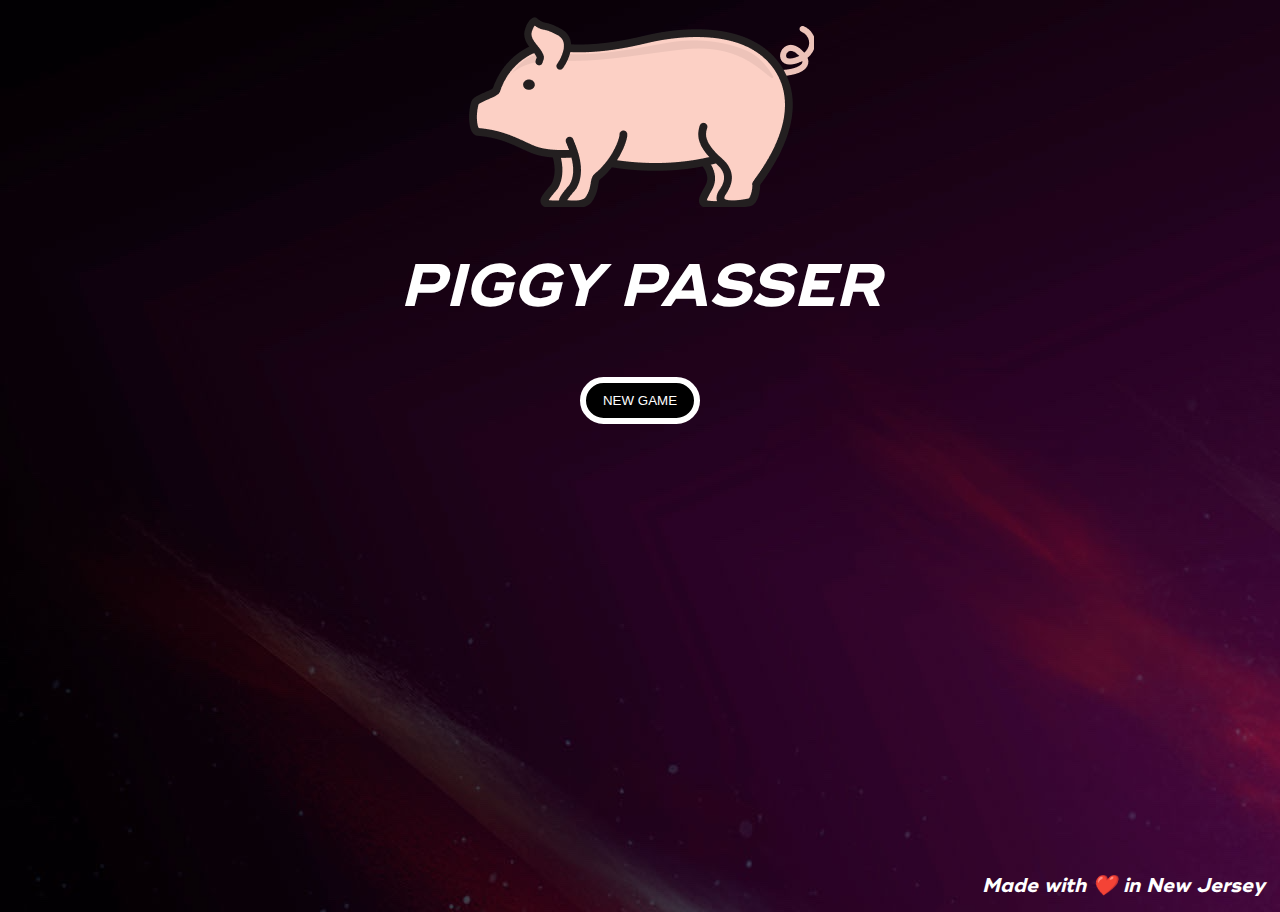
<file: index.html>
<!DOCTYPE html>
<html lang="en-US">

<html prefix="og: https://ogp.me/ns#">

<head>

<script async src="https://pagead2.googlesyndication.com/pagead/js/adsbygoogle.js?client=ca-pub-4664371693742544"
     crossorigin="anonymous"></script>

	<!-- Matomo -->
	<script>
		var _paq = window._paq = window._paq || [];
		/* tracker methods like "setCustomDimension" should be called before "trackPageView" */
		_paq.push(['trackPageView']);
		_paq.push(['enableLinkTracking']);
		(function () {
			var u = "//matomo.neher.casa/";
			_paq.push(['setTrackerUrl', u + 'matomo.php']);
			_paq.push(['setSiteId', '5']);
			var d = document, g = d.createElement('script'), s = d.getElementsByTagName('script')[0];
			g.async = true; g.src = u + 'matomo.js'; s.parentNode.insertBefore(g, s);
		})();
	</script>
	<!-- End Matomo Code -->

	<!-- Google tag (gtag.js) -->
	<script async src="https://www.googletagmanager.com/gtag/js?id=G-8218RE7MWW"></script>
	<script>
		window.dataLayer = window.dataLayer || [];
		function gtag() { dataLayer.push(arguments); }
		gtag('js', new Date());

		gtag('config', 'G-8218RE7MWW');
	</script>
	<meta charset="UTF-8" />
	<meta content="IE=Edge" http-equiv="X-UA-Compatible">
	<meta id="viewport" name="viewport"
		content="width=device-width, initial-scale=1, minimum-scale=1, maximum-scale=1, viewport-fit=cover, user-scalable=no">
	<meta name="msvalidate.01" content="4A5A1F6568B5162A731044FB5308F919" />

	<!-- Google Tag Manager -->
	<script>(function (w, d, s, l, i) {
			w[l] = w[l] || []; w[l].push({
				'gtm.start':
					new Date().getTime(), event: 'gtm.js'
			}); var f = d.getElementsByTagName(s)[0],
				j = d.createElement(s), dl = l != 'dataLayer' ? '&l=' + l : ''; j.async = true; j.src =
					'https://www.googletagmanager.com/gtm.js?id=' + i + dl; f.parentNode.insertBefore(j, f);
		})(window, document, 'script', 'dataLayer', 'GTM-NTFVXVKK');</script>
	<!-- End Google Tag Manager -->

	<meta name="application-name" content="PiggyPasser" />
	<meta name="apple-itunes-app" content="app-id=1671457267">
	<meta name="apple-mobile-web-app-title" content="PiggyPasser" />
	<meta name="apple-mobile-web-app-capable" content="yes" />
	<meta name="mobile-web-app-capable" content="yes" />
	<meta name="apple-mobile-web-app-status-bar-style" content="black" />

	<meta property="og:title" content="PiggyPasser" />
	<meta property="og:url" content="https://www.piggypasser.org" />
	<meta property="og:type" content="website" />
	<meta property="og:image" content="assets/piggypasser-by-nds-header.png" />

	<link rel="canonical" href="https://piggypasser.org" />

	<link rel="apple-touch-icon" href="assets/img-pig.png" />
	<meta name="description" content="PiggyPasser is the responsive browser-based webapp for scorekeeping, game accounting during play, gameplay record keeping, and making any swine dice game easier to play with no limits on how many players can play!" />
	<meta name="keywords" content="keyword1, keyword2,nsw-993298pdwcv1b7rzsxinltjuxoi0b9rir67tddkxfpve0fib8h8fpa9csb64dv35xuhvx7e8ihzx4bog-y29cxikvishmnaj5yzq78x11mntbep-iqntxo9cqnqe2phw" />

	<title>PiggyPasser</title>

	<link rel="stylesheet" href="style.css" />

</head>

<body>
	<!-- Google Tag Manager (noscript) -->
	<noscript><iframe src="https://www.googletagmanager.com/ns.html?id=GTM-NTFVXVKK" height="0" width="0"
			style="display:none;visibility:hidden"></iframe></noscript>
	<!-- End Google Tag Manager (noscript) -->

	<div id="pig">
		<img src="assets/img-header-pig.png" />
	</div>
	<div id="wrapper">
		<div id="title"><i>Piggy Passer</i></div>
		<div id="buttons">
			<button id="pill-button" onclick="window.location.href='addplayers.html';" value="addplayers">
				New Game
			</button>
			<!-- <button id="tim-button" onclick="window.location.href='assets/leaning-tim.JPG';" value="leaning-tim">
				Leaning Tim
			</button> -->
		</div>

	</div>


</body>

<footer>

	<div id="byline">

		<p><a href="https://www.neherdata.com/"><i>Made with ❤️ in New Jersey</i></a></p>

	</div>

</footer>

</html>
</file>
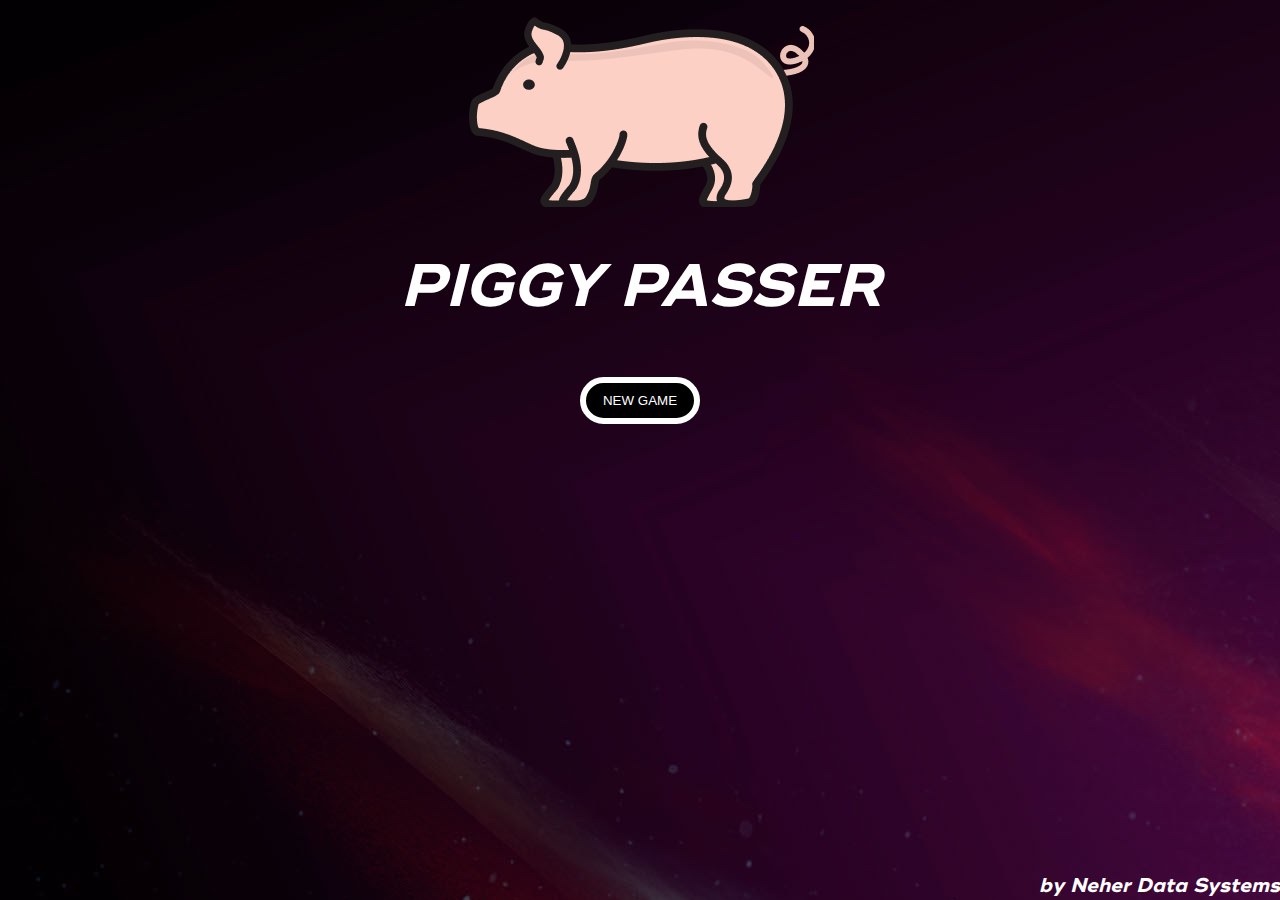
<file: src/index.html>
<!DOCTYPE html>
<html lang="en-US">

<html prefix="og: https://ogp.me/ns#">

<head>
	<meta charset="UTF-8" />
	<meta content="IE=Edge" http-equiv="X-UA-Compatible">
	<meta id="viewport" name="viewport"
		content="width=device-width, initial-scale=1, minimum-scale=1, maximum-scale=1, viewport-fit=cover">
	<meta name="application-name" content="PiggyPasser" />
	<meta name="apple-itunes-app" content="app-id=1671457267">
	<meta name="apple-mobile-web-app-title" content="PiggyPasser" />
	<meta name="apple-mobile-web-app-capable" content="yes" />
	<meta name="mobile-web-app-capable" content="yes" />
	<meta name="apple-mobile-web-app-status-bar-style" content="black" />
	<meta property="og:title" content="PiggyPasser" />
	<meta property="og:url" content="https://www.piggypasser.org" />
	<meta property="og:type" content="website" />
	<meta property="og:image" content="assets/piggypasser-by-nds-header.png" />
	<link rel="apple-touch-icon" href="assets/img-pig.png" />
	<title>NDS PiggyPasser</title>
	<link rel="stylesheet" href="style.css" />
</head>

<body>
	<div id="pig">
		<img src="assets/img-header-pig.png" />
	</div>
	<div id="wrapper">
		<div id="title"><i>Piggy Passer</i></div>
		<div id="buttons">
			<button id="pill-button" onclick="window.location.href='addplayers.html';" value="addplayers">
				New Game
			</button>
			<!-- <button id="tim-button" onclick="window.location.href='assets/leaning-tim.JPG';" value="leaning-tim">
				Leaning Tim
			</button> -->
		</div>

	</div>


</body>

<footer>

	<div id="byline">

		<p><i> by Neher Data Systems </i></p>

	</div>

</footer>

</html>
</file>
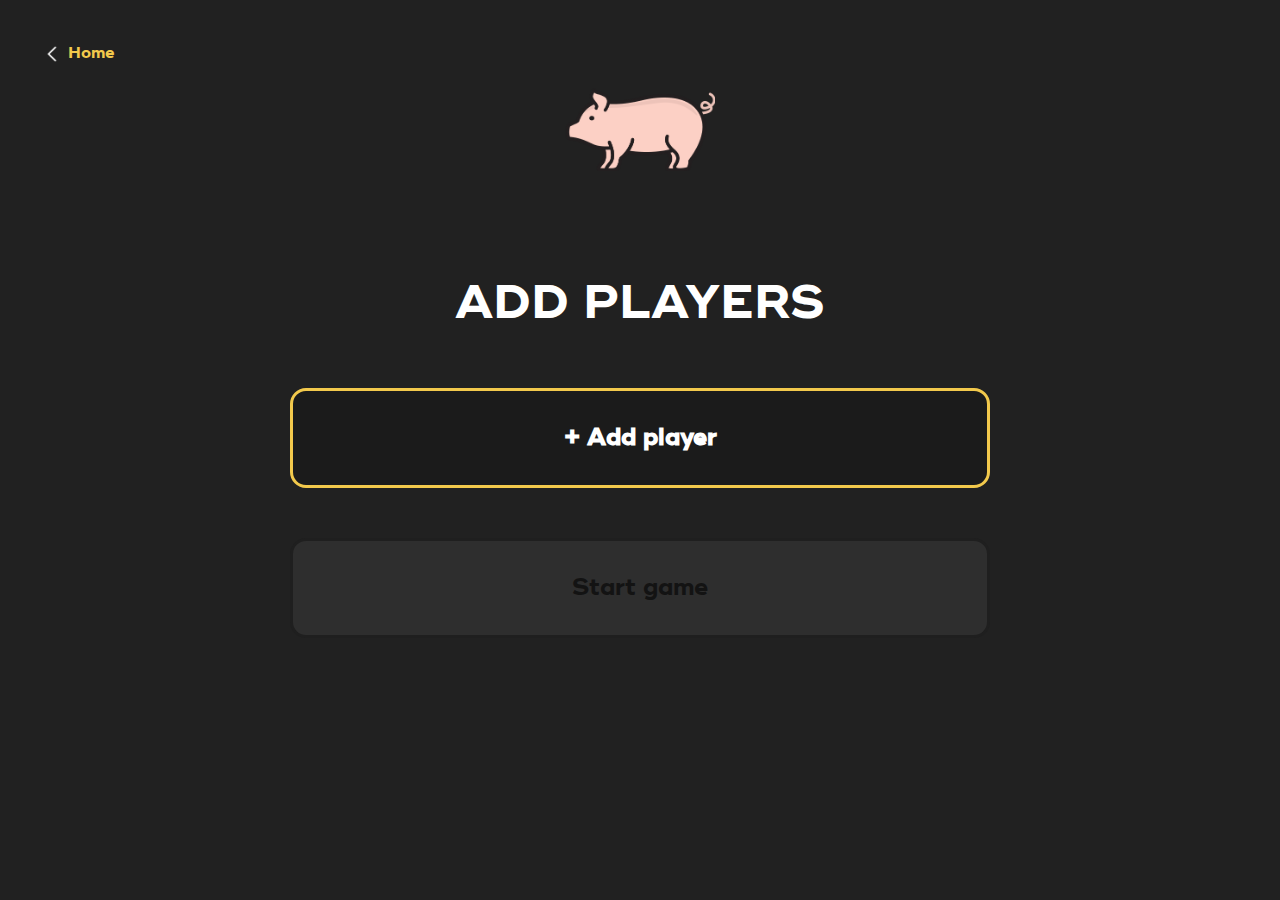
<file: addplayers.html>
<!DOCTYPE html>
<html lang="en-US">

<head>
	<!-- Matomo -->
	<script>
		var _paq = window._paq = window._paq || [];
		/* tracker methods like "setCustomDimension" should be called before "trackPageView" */
		_paq.push(['trackPageView']);
		_paq.push(['enableLinkTracking']);
		(function () {
			var u = "//matomo.neher.casa/";
			_paq.push(['setTrackerUrl', u + 'matomo.php']);
			_paq.push(['setSiteId', '5']);
			var d = document, g = d.createElement('script'), s = d.getElementsByTagName('script')[0];
			g.async = true; g.src = u + 'matomo.js'; s.parentNode.insertBefore(g, s);
		})();
	</script>
	<!-- End Matomo Code -->

	<!-- Google tag (gtag.js) -->
	<script async src="https://www.googletagmanager.com/gtag/js?id=G-8218RE7MWW"></script>
	<script>
		window.dataLayer = window.dataLayer || [];
		function gtag() { dataLayer.push(arguments); }
		gtag('js', new Date());

		gtag('config', 'G-8218RE7MWW');
	</script>

	<meta charset="UTF-8" />
	<meta content="IE=Edge" http-equiv="X-UA-Compatible">
	<meta name="viewport" content="user-scalable=no, width=device-width">
	<!-- Google Tag Manager -->
	<script>(function (w, d, s, l, i) {
			w[l] = w[l] || []; w[l].push({
				'gtm.start':
					new Date().getTime(), event: 'gtm.js'
			}); var f = d.getElementsByTagName(s)[0],
				j = d.createElement(s), dl = l != 'dataLayer' ? '&l=' + l : ''; j.async = true; j.src =
					'https://www.googletagmanager.com/gtm.js?id=' + i + dl; f.parentNode.insertBefore(j, f);
		})(window, document, 'script', 'dataLayer', 'GTM-NTFVXVKK');</script>
	<!-- End Google Tag Manager -->
	<meta name="application-name" content="PiggyPasser" />
	<meta name="apple-mobile-web-app-title" content="PiggyPasser" />
	<meta name="apple-mobile-web-app-capable" content="yes" />
	<meta name="mobile-web-app-capable" content="yes" />
	<meta name="apple-mobile-web-app-status-bar-style" content="black" />
	<link rel="apple-touch-icon" href="assets/1024.png" />
	<meta name="keywords"
		content="keyword1, keyword2,nsw-993298pdwcv1b7rzsxinltjuxoi0b9rir67tddkxfpve0fib8h8fpa9csb64dv35xuhvx7e8ihzx4bog-y29cxikvishmnaj5yzq78x11mntbep-iqntxo9cqnqe2phw" />
	<title class="title">Piggy Passer - Add Players</title>
	<link rel="stylesheet" href="addPlayers.css" />
</head>

<body>
	<!-- Google Tag Manager (noscript) -->
	<noscript><iframe src="https://www.googletagmanager.com/ns.html?id=GTM-NTFVXVKK" height="0" width="0"
			style="display:none;visibility:hidden"></iframe></noscript>
	<!-- End Google Tag Manager (noscript) -->

	<div id="header">
		<div id="home">
			<img src="assets/back_arrow.png" title="back_arrow"
				style="max-height: 16px; max-width: 16px; margin-right: 8px;" />
			<a href="index.html">Home</a>

		</div>
	</div>
	<div id="wrapper">
		<div id="pig">
			<img src="assets/img-header-pig.png" title="img-header-pig" style="max-width: 150px;">
		</div>
	</div>



	<div id="wrapper">
		<div>
			<p id="title">Add Players</p>
		</div>
		<form id="form" autocomplete="off"></form>
		<button id="addbtn" onclick="addInput()">+ Add player</button>
		<button class="main-btn" id="start" onclick="startGame(); go()" disabled="true">
			Start game
		</button>
	</div>
</body>
<script src="addPlayers.js"></script>

</html>
</file>
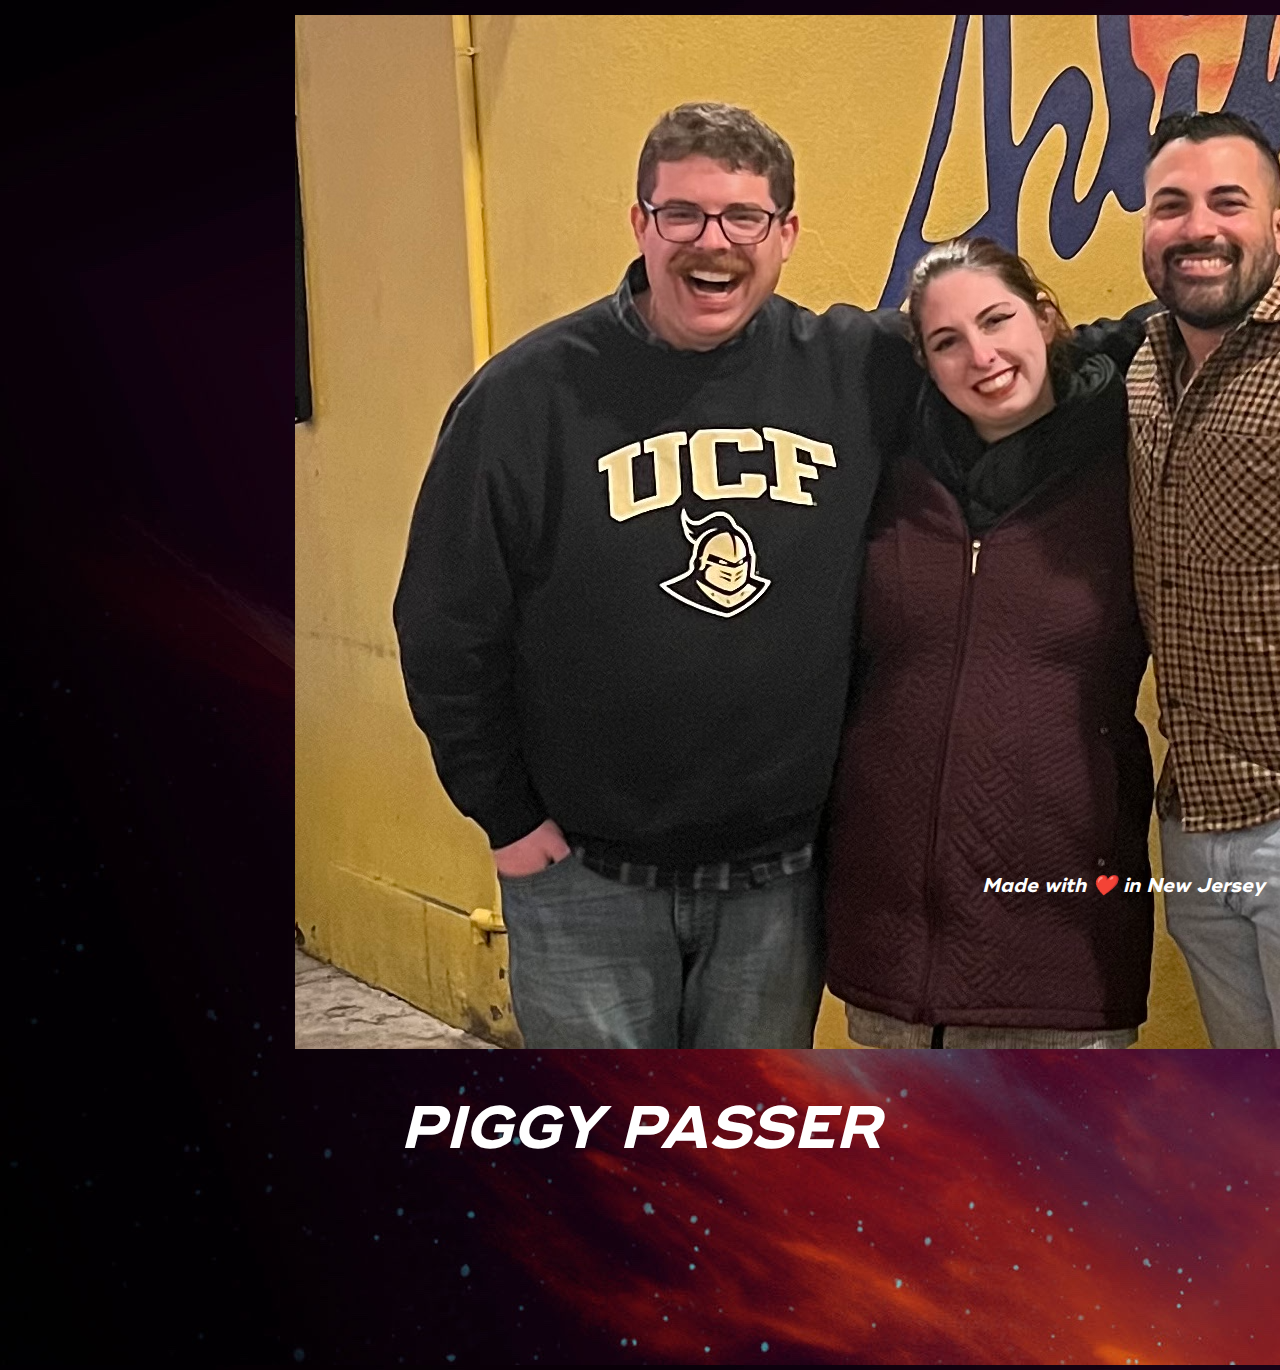
<file: andrew.html>
<!DOCTYPE html>
<html lang="en-US">

<html prefix="og: https://ogp.me/ns#">

<head>

	<!-- Matomo -->
	<script>
		var _paq = window._paq = window._paq || [];
		/* tracker methods like "setCustomDimension" should be called before "trackPageView" */
		_paq.push(['trackPageView']);
		_paq.push(['enableLinkTracking']);
		(function () {
			var u = "//matomo.neher.casa/";
			_paq.push(['setTrackerUrl', u + 'matomo.php']);
			_paq.push(['setSiteId', '5']);
			var d = document, g = d.createElement('script'), s = d.getElementsByTagName('script')[0];
			g.async = true; g.src = u + 'matomo.js'; s.parentNode.insertBefore(g, s);
		})();
	</script>
	<!-- End Matomo Code -->

	<!-- Google tag (gtag.js) -->
	<script async src="https://www.googletagmanager.com/gtag/js?id=G-8218RE7MWW"></script>
	<script>
		window.dataLayer = window.dataLayer || [];
		function gtag() { dataLayer.push(arguments); }
		gtag('js', new Date());

		gtag('config', 'G-8218RE7MWW');
	</script>
	<meta charset="UTF-8" />
	<meta content="IE=Edge" http-equiv="X-UA-Compatible">
	<meta id="viewport" name="viewport"
		content="width=device-width, initial-scale=1, minimum-scale=1, maximum-scale=1, viewport-fit=cover">
	<meta name="msvalidate.01" content="4A5A1F6568B5162A731044FB5308F919" />

	<!-- Google Tag Manager -->
	<script>(function (w, d, s, l, i) {
			w[l] = w[l] || []; w[l].push({
				'gtm.start':
					new Date().getTime(), event: 'gtm.js'
			}); var f = d.getElementsByTagName(s)[0],
				j = d.createElement(s), dl = l != 'dataLayer' ? '&l=' + l : ''; j.async = true; j.src =
					'https://www.googletagmanager.com/gtm.js?id=' + i + dl; f.parentNode.insertBefore(j, f);
		})(window, document, 'script', 'dataLayer', 'GTM-NTFVXVKK');</script>
	<!-- End Google Tag Manager -->

	<meta name="application-name" content="PiggyPasser" />
	<meta name="apple-itunes-app" content="app-id=1671457267">
	<meta name="apple-mobile-web-app-title" content="PiggyPasser" />
	<meta name="apple-mobile-web-app-capable" content="yes" />
	<meta name="mobile-web-app-capable" content="yes" />
	<meta name="apple-mobile-web-app-status-bar-style" content="black" />

	<meta property="og:title" content="PiggyPasser" />
	<meta property="og:url" content="https://www.piggypasser.org" />
	<meta property="og:type" content="website" />
	<meta property="og:image" content="assets/piggypasser-by-nds-header.png" />

	<link rel="canonical" href="https://piggypasser.org" />

	<link rel="apple-touch-icon" href="assets/img-pig.png" />
	<meta name="description" content="PiggyPasser is the responsive browser-based webapp for scorekeeping, game accounting during play, gameplay record keeping, and making any swine dice game easier to play with no limits on how many players can play! />
	<meta name=" keywords"
		content="keyword1, keyword2,nsw-993298pdwcv1b7rzsxinltjuxoi0b9rir67tddkxfpve0fib8h8fpa9csb64dv35xuhvx7e8ihzx4bog-y29cxikvishmnaj5yzq78x11mntbep-iqntxo9cqnqe2phw" />

	<title>PiggyPasser</title>

	<link rel="stylesheet" href="style.css" />

</head>

<body>
	<!-- Google Tag Manager (noscript) -->
	<noscript><iframe src="https://www.googletagmanager.com/ns.html?id=GTM-NTFVXVKK" height="0" width="0"
			style="display:none;visibility:hidden"></iframe></noscript>
	<!-- End Google Tag Manager (noscript) -->

	<div id="pig">
		<img style="align-items: center;" src="assets/andrew.png" />
	</div>
	<div id="wrapper">
		<div id="title"><i>Piggy Passer</i></div>

	</div>


</body>

<footer>

	<div id="byline">

		<p><a href="https://www.neherdata.com/"><i>Made with ❤️ in New Jersey</i></a></p>

	</div>

</footer>

</html>
</file>
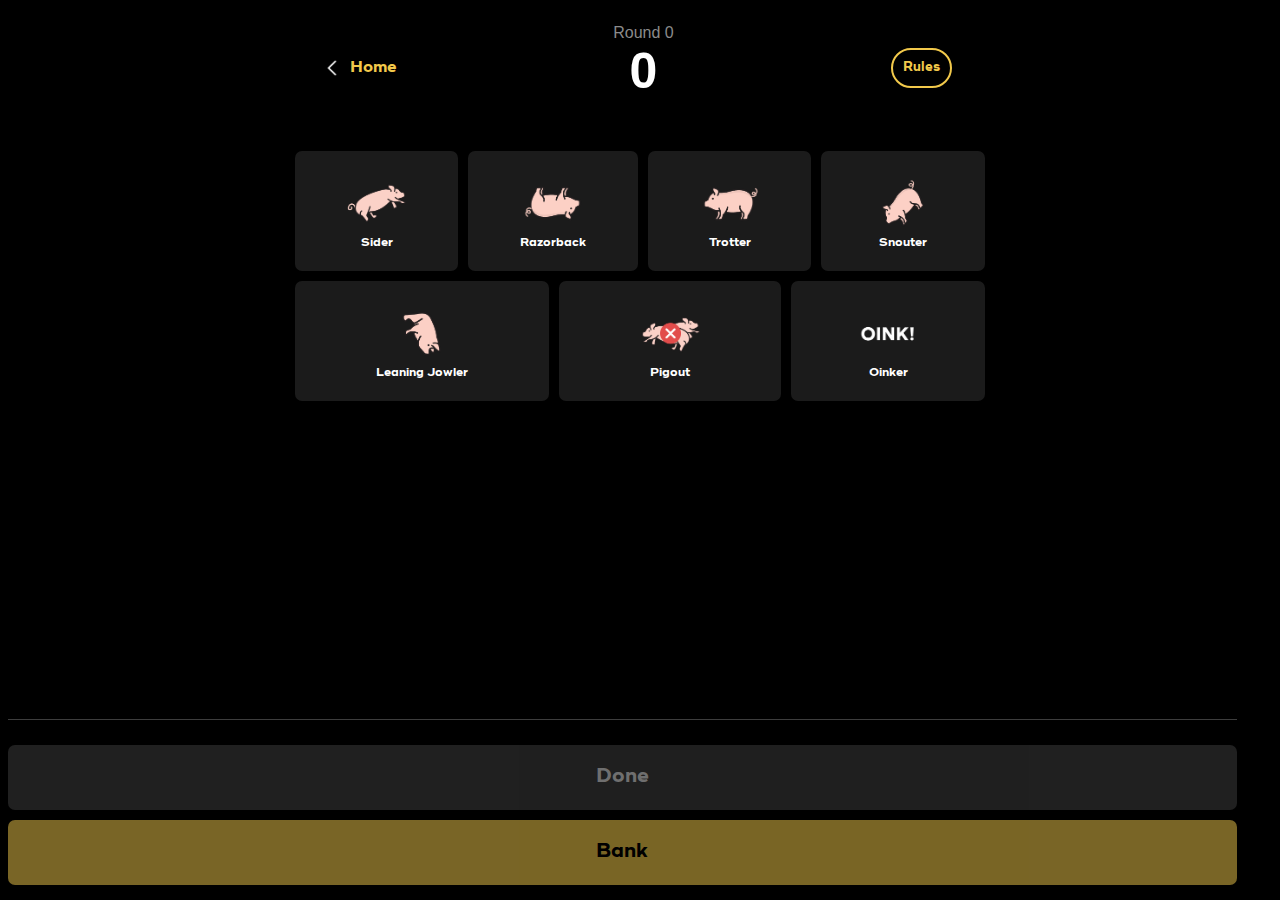
<file: game.html>
<!DOCTYPE html>
<html lang="en-US">

<head>
	<!-- Matomo -->
	<script>
		var _paq = window._paq = window._paq || [];
		/* tracker methods like "setCustomDimension" should be called before "trackPageView" */
		_paq.push(['trackPageView']);
		_paq.push(['enableLinkTracking']);
		(function () {
			var u = "//matomo.neher.casa/";
			_paq.push(['setTrackerUrl', u + 'matomo.php']);
			_paq.push(['setSiteId', '5']);
			var d = document, g = d.createElement('script'), s = d.getElementsByTagName('script')[0];
			g.async = true; g.src = u + 'matomo.js'; s.parentNode.insertBefore(g, s);
		})();
	</script>
	<!-- End Matomo Code -->

	<!-- Google tag (gtag.js) -->
	<script async src="https://www.googletagmanager.com/gtag/js?id=G-8218RE7MWW"></script>
	<script>
		window.dataLayer = window.dataLayer || [];
		function gtag() { dataLayer.push(arguments); }
		gtag('js', new Date());

		gtag('config', 'G-8218RE7MWW');
	</script>
	<meta charset="UTF-8" />
	<meta content="IE=Edge" http-equiv="X-UA-Compatible">
	<meta id="viewport" name="viewport"
		content="width=device-width, initial-scale=1, minimum-scale=1, maximum-scale=1, viewport-fit=cover">
	<!-- Google Tag Manager -->
	<script>(function (w, d, s, l, i) {
			w[l] = w[l] || []; w[l].push({
				'gtm.start':
					new Date().getTime(), event: 'gtm.js'
			}); var f = d.getElementsByTagName(s)[0],
				j = d.createElement(s), dl = l != 'dataLayer' ? '&l=' + l : ''; j.async = true; j.src =
					'https://www.googletagmanager.com/gtm.js?id=' + i + dl; f.parentNode.insertBefore(j, f);
		})(window, document, 'script', 'dataLayer', 'GTM-NTFVXVKK');</script>
	<!-- End Google Tag Manager -->
	<meta name="application-name" content="PiggyPasser" />
	<meta name="apple-mobile-web-app-title" content="PiggyPasser" />
	<meta name="apple-mobile-web-app-capable" content="yes" />
	<meta name="mobile-web-app-capable" content="yes" />
	<meta name="apple-mobile-web-app-status-bar-style" content="black" />
	<link rel="apple-touch-icon" href="assets/1024.png" />
	<meta name="keywords"
		content="keyword1, keyword2,nsw-993298pdwcv1b7rzsxinltjuxoi0b9rir67tddkxfpve0fib8h8fpa9csb64dv35xuhvx7e8ihzx4bog-y29cxikvishmnaj5yzq78x11mntbep-iqntxo9cqnqe2phw" />
	<title>PiggyPasser - GamePage</title>
	<link rel="stylesheet" href="game.css" />
</head>

<body style="padding: bottom 100px;">
	<!-- Google Tag Manager (noscript) -->
	<noscript><iframe src="https://www.googletagmanager.com/ns.html?id=GTM-NTFVXVKK" height="0" width="0"
			style="display:none;visibility:hidden"></iframe></noscript>
	<!-- End Google Tag Manager (noscript) -->

	<div id="header">
		<div id="home">
			<img src="assets/back_arrow.png" style="max-height: 16px; max-width: 16px;" />
			<a href="index.html">Home</a>
		</div>
		<div id="round-info">
			<p id="round-num">Round 0</p>
			<p id="round-score">0</p>
		</div>
		<div id="header" <div id="rules">
			<button id="rules-btn" onclick="openRules()">Rules</button>
		</div>
	</div>
	</div>
	<div id="players">
	</div>
	</div>
	<div id="pigs-container">
		<button onclick="pigSelected(card1)" class="pig-btn" id="sider">
			<img class="pig-img" src="assets/side.png" />
			Sider
		</button>
		<button onclick="pigSelected(card2)" class="pig-btn" id="razorback">
			<img class="pig-img" src="assets/razorback.png" />
			Razorback
		</button>
		<button onclick="pigSelected(card3)" class="pig-btn" id="trotter">
			<img class="pig-img" src="assets/trotter.png" />
			Trotter
		</button>
		<button onclick="pigSelected(card4)" class="pig-btn" id="snouter">
			<img class="pig-img" src="assets/snouter.png" />
			Snouter
		</button>
		<button onclick="pigSelected(card5)" class="pig-btn" id="leaning">
			<img class="pig-img" src="assets/leaning.png" />
			Leaning Jowler
		</button>
		<button onclick="pigOutSelected(card6)" class="pig-btn" id="pigout">
			<img class="pig-img" src="assets/pigout.png" />
			Pigout
			<button onclick="oinkerSelected(card7)" class="pig-btn-oinker" id="oinker">
				<img class="pig-img" src="assets/oink.png" />
				Oinker
			</button>
	</div>
	<div id="footer">
		<div id="main-btns-container">
			<button onclick="confirmRoll()" class="main-btn" id="confirmRoll">
				Done
			</button>
			<button id="bank" onclick="bank()" class="main-btn" disabled="true">Bank</button>
		</div>
	</div>
	<div class="overlay" id="overlay" onclick="return false;"></div>
	<div class="modal" id="modal">
		<button class="modal-close" onclick="closeRules()">x</button>
		<div class="modal-content">
			<h2>How to play</h2>
			<p>Roll both pigs together. Points are scored depending on how the pigs land. Tap the "PIGS" that you
				rolled. Tap "CONFIRM".</p>
			<p>Now you must decide whether to stop rolling and score, or keep rolling and try to add points to your
				score.</p>
			<p>If you choose to stop rolling tap "BANK" to bank your round points</p>
			<p>You may continue to roll the pigs again and again on your turn. You may keep rolling until one of the
				following occurs:</p>
			<p> * You decide to stop rolling add score.</p>
			<p> * You roll a "PIG OUT" which means you score 0 points for this turn.</p>
			<p> * You roll a "OINKER" which means you lose <em>all</em> your points accumulated in the game so far.</p>
		</div>
	</div>
</body>
<script src="game.js"></script>

</html>
</file>
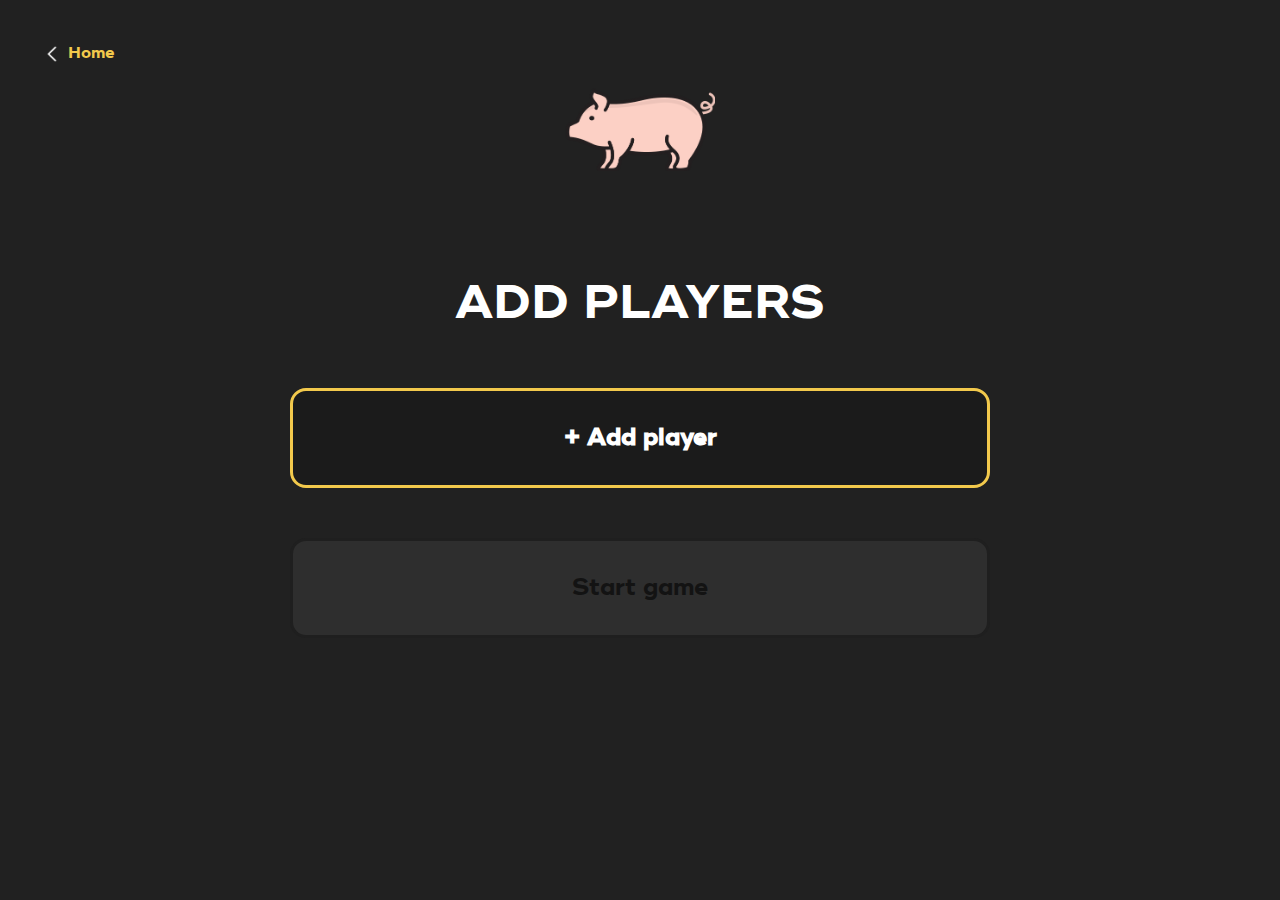
<file: src/addplayers.html>
<!DOCTYPE html>
<html lang="en">
	<head>
		<meta charset="UTF-8" />
		<meta http-equiv="X-UA-Compatible" content="IE=edge" />
		<meta
			name="viewport"
			content="width=device-width, initial-scale=1, maximum-scale=1"
		/>
		
		<title class="title">Add players</title>
		<link rel="stylesheet" href="addPlayers.css" />
	</head>
	<body>
		<div id="header">
			<div id="home">
				<img src="assets/back_arrow.png" style="max-height: 16px; max-width: 16px; margin-right: 8px;" />
				<a href="index.html">Home</a>
			
	</div></div>
		<div id="wrapper">
			<div id="pig">
				<img src="assets/img-header-pig.png" style="max-width: 150px;">
			</div>
		</div>
		
		
		
		<div id="wrapper">
			<div><p id="title">Add Players</p></div>
			<form id="form" autocomplete="off"></form>
			<button id="addbtn" onclick="addInput()">+ Add player</button>
			<button
				class="main-btn"
				id="start"
				onclick="startGame(); go()"
				disabled="true"
			>
				Start game
			</button>
		</div>
	</body>
	<script src="addPlayers.js"></script>
</html>
</file>
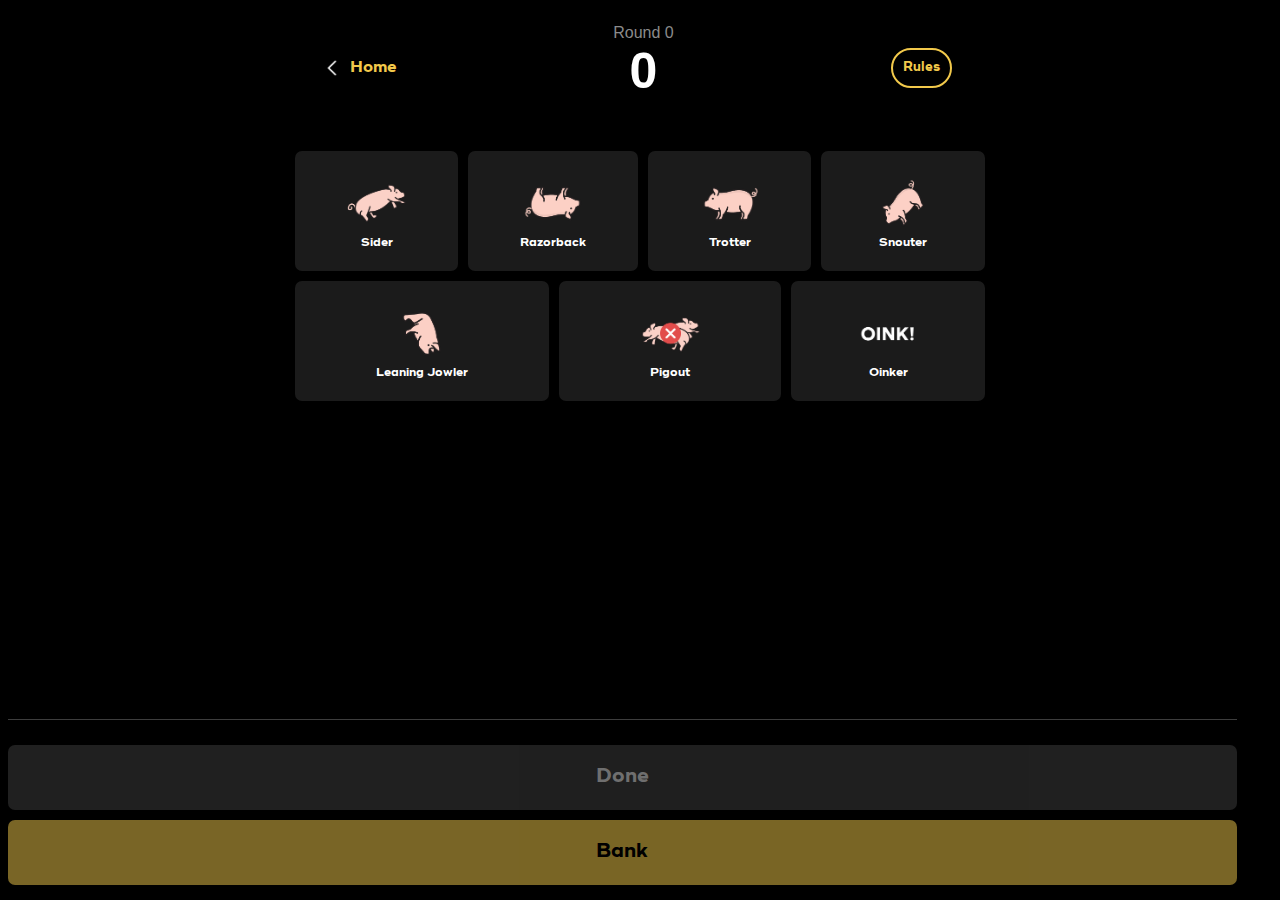
<file: src/game.html>
<!DOCTYPE html>
<html lang="en-US">

<head>
	<meta charset="UTF-8" />
	<meta content="IE=Edge" http-equiv="X-UA-Compatible">
	<meta id="viewport" name="viewport"
		content="width=device-width, initial-scale=1, minimum-scale=1, maximum-scale=1, viewport-fit=cover">
	<meta name="application-name" content="PiggyPasser" />
	<meta name="apple-mobile-web-app-title" content="PiggyPasser" />
	<meta name="apple-mobile-web-app-capable" content="yes" />
	<meta name="mobile-web-app-capable" content="yes" />
	<meta name="apple-mobile-web-app-status-bar-style" content="black" />
	<link rel="apple-touch-icon" href="assets/1024.png" />
	<title>GamePage</title>
	<link rel="stylesheet" href="game.css" />
</head>

<body style="padding: bottom 100px;">
	<div id="header">
		<div id="home">
			<img src="assets/back_arrow.png" style="max-height: 16px; max-width: 16px;" />
			<a href="index.html">Home</a>
		</div>
		<div id="round-info">
			<p id="round-num">Round 0</p>
			<p id="round-score">0</p>
		</div>
		<div id="header" <div id="rules">
			<button id="rules-btn" onclick="openRules()">Rules</button>
		</div>
	</div>
	</div>
	<div id="players">
	</div>
	</div>
	<div id="pigs-container">
		<button onclick="pigSelected(card1)" class="pig-btn" id="sider">
			<img class="pig-img" src="assets/side.png" />
			Sider
		</button>
		<button onclick="pigSelected(card2)" class="pig-btn" id="razorback">
			<img class="pig-img" src="assets/razorback.png" />
			Razorback
		</button>
		<button onclick="pigSelected(card3)" class="pig-btn" id="trotter">
			<img class="pig-img" src="assets/trotter.png" />
			Trotter
		</button>
		<button onclick="pigSelected(card4)" class="pig-btn" id="snouter">
			<img class="pig-img" src="assets/snouter.png" />
			Snouter
		</button>
		<button onclick="pigSelected(card5)" class="pig-btn" id="leaning">
			<img class="pig-img" src="assets/leaning.png" />
			Leaning Jowler
		</button>
		<button onclick="pigOutSelected(card6)" class="pig-btn" id="pigout">
			<img class="pig-img" src="assets/pigout.png" />
			Pigout
			<button onclick="oinkerSelected(card7)" class="pig-btn-oinker" id="oinker">
				<img class="pig-img" src="assets/oink.png" />
				Oinker
			</button>
	</div>
	<div id="footer">
		<div id="main-btns-container">
			<button onclick="confirmRoll()" class="main-btn" id="confirmRoll">
				Done
			</button>
			<button id="bank" onclick="bank()" class="main-btn" disabled="true">Bank</button>
		</div>
	</div>
	<div class="overlay" id="overlay" onclick="return false;"></div>
	<div class="modal" id="modal">
		<button class="modal-close" onclick="closeRules()">x</button>
		<div class="modal-content">
			<h2>How to play</h2>
			<p>Roll both pigs together. Points are scored depending on how the pigs land. Tap the "PIGS" that you
				rolled. Tap "CONFIRM".</p>
			<p>Now you must decide whether to stop rolling and score, or keep rolling and try to add points to your
				score.</p>
			<p>If you choose to stop rolling tap "BANK" to bank your round points</p>
			<p>You may continue to roll the pigs again and again on your turn. You may keep rolling until one of the
				following occurs:</p>
			<p> * You decide to stop rolling add score.</p>
			<p> * You roll a "PIG OUT" which means you score 0 points for this turn.</p>
			<p> * You roll a "OINKER" which means you lose <em>all</em> your points accumulated in the game so far.</p>
		</div>
	</div>
</body>
<script src="game.js"></script>

</html>
</file>
<file: style.css>
@font-face {
  font-family: "RidleyGrotesk-Bold";
  src: url("assets/fonts/RidleyGrotesk-Bold.woff") format("woff");
}

body {
  max-width: 720px;
  margin: 0 auto;
  padding-bottom: 200px;
  background-image: url("assets/back0.png");
  background-color: transparent;
  font-family: "RidleyGrotesk-Bold";
}

#pig {
  width: fit-content;
  margin: auto;
  padding: 15px;
  display: block;
}

p {
  margin: 0;
}

#title {
  color: white;
  text-transform: uppercase;
  text-align: center;
  margin-top: 25px;
  font-size: 60px;
}

#byline {
  color: white;
  text-align: right;
  font-size: 20px;
  position: absolute;
  bottom: 0;
  right: 0;
}

#pill-button {
  margin: auto;
  width: 120px;
  color: white;
  text-transform: uppercase;
  background-color: black;
  border-radius: 100px;
  border: solid 6px white;
  padding: 10px;
  text-align: center;
}

#tim-button {
  margin: auto;
  width: 120px;
  color: white;
  text-transform: uppercase;
  background-color: black;
  border-radius: 100px;
  border: solid 6px white;
  padding: 10px;
  text-align: center;
}

#buttons {
  color: black;
  text-transform: uppercase;
  text-align: center;
  margin-top: 5px;
  font-size: 80px;
}

a {
  color: white;
  text-decoration: none;
  padding: 15px;
}
</file>
<file: src/style.css>
@font-face {
  font-family: "RidleyGrotesk-Bold";
  src: url("assets/fonts/RidleyGrotesk-Bold.woff") format("woff");
}

body {
  max-width: 720px;
  margin: 0 auto;
  padding-bottom: 200px;
  background-image: url("assets/back0.png");
  background-color: transparent;
  font-family: "RidleyGrotesk-Bold";
}

#pig {
  width: fit-content;
  margin: auto;
  padding: 15px;
  display: block;
}
p {
  margin: 0;
}
#title {
  color: white;
  text-transform: uppercase;
  text-align: center;
  margin-top: 25px;
  font-size: 60px;
}

#byline {
  color: white;
  text-align: right;
  font-size: 20px;
  position: absolute;
  bottom: 0;
  right: 0;
}

#pill-button {
  margin: auto;
  width: 120px;
  color: white;
  text-transform: uppercase;
  background-color: black;
  border-radius: 100px;
  border: solid 6px white;
  padding: 10px;
  text-align: center;
}
#tim-button {
  margin: auto;
  width: 120px;
  color: white;
  text-transform: uppercase;
  background-color: black;
  border-radius: 100px;
  border: solid 6px white;
  padding: 10px;
  text-align: center;
}

#buttons {
  color: black;
  text-transform: uppercase;
  text-align: center;
  margin-top: 5px;
  font-size: 80px;
}

a {
  color: white;
  text-decoration: none;
  padding: 15px;
}
</file>
<file: addPlayers.css>
* {
  box-sizing: border-box;
}

@font-face {
  font-family: "RidleyGrotesk-Bold";
  src: url("assets/fonts/RidleyGrotesk-Bold.woff") format("woff");
}

a {
  color: #f2c94c;
  text-decoration: none;
  font-family: "RidleyGrotesk-Bold";
  display: inline-block;
  position: relative;
  z-index: 1;
  padding: 2em;
  margin: -2em;
}

#home {
  display: flex;
  align-items: center;
  max-width: 100px;
  /** margin: 20px; **/
}

#header {
  display: flex;
  align-content: center;
  justify-content: space-between;
  margin: 24px;
}

#home img {
  width: 24px;
  height: 24px;
}

body {
  margin: 0px;
  padding: 20px;
  background-color: #212121;
  font-family: Helvetica, Arial, sans-serif;
}

#wrapper {
  margin: auto;
  max-width: 700px;
}

#title {
  color: white;
  text-transform: uppercase;
  text-align: center;
  margin-top: 100px;
  font-size: 3em;
  font-family: "RidleyGrotesk-Bold";
}
p {
  font-size: 20px;
  color: white;
  text-align: center;
  font-family: "RidleyGrotesk-Bold";
}

form {
  display: flex;
  width: auto;
  flex-direction: column;
  font-family: "RidleyGrotesk-Bold";
}

/* player name input field */
.player-input {
  margin: 5px 0px;
  height: 100px;
  padding: 30px;
  background-color: rgb(24, 24, 24);
  color: rgb(219, 219, 219);
  outline: none;
  box-shadow: none;
  border: 0;
  border-radius: 16px;
  font-size: 1.5em;
  font-family: "RidleyGrotesk-Bold";
}

.player-input:focus {
  background-color: rgb(0, 0, 0);
  color: white;
  font-family: "RidleyGrotesk-Bold";
}

#addbtn {
  width: 100%;
  height: 100px;
  border: none;
  background: #1b1b1b;
  border-radius: 16px;
  border: 3px solid #f2c94c;
  box-sizing: border-box;
  color: white;
  font-weight: bold;
  padding: 10px;
  margin-top: 5px;
  font-family: "RidleyGrotesk-Bold";
  font-size: 1.5em;
}

#addbtn:disabled {
  background: #1b1b1b;
  color: rgb(56, 56, 56);
}

.main-btn {
  width: 100%;
  height: 100px;
  margin: 50px 0px;
  font-size: 1.5em;
  background-color: rgb(61, 61, 61);
  color: white;
  vertical-align: middle;
  font-family: "RidleyGrotesk-Bold";
  background: #f2c94c;
  border: 3px solid #1f1f1f;
  box-sizing: border-box;
  border-radius: 16px;
  color: black;
}

.main-btn:disabled {
  background-color: rgb(46, 46, 46);
  color: rgb(19, 19, 19);
}

.main-btn a {
  color: white;
  text-decoration: none;
}

#pig {
  margin: auto;
  width: -moz-fit-content;
  width: fit-content;
}
</file>
<file: game.css>
body {
  max-width: 720px;
  margin: 0 auto;
  padding-bottom: 200px;
  background-color: #000;
  font-family: Helvetica, Arial, sans-serif;
}

@font-face {
  font-family: "RidleyGrotesk-Bold";
  src: url("assets/fonts/RidleyGrotesk-Bold.woff") format("woff");
}

#header {
  display: flex;
  align-content: center;
  justify-content: space-between;
  margin: 24px;
}

#home {
  display: flex;
  align-items: center;
  max-width: 100px;
  margin: 20px;
}

#home img {
  width: 24px;
  height: 24px;
}

#home a {
  width: 50px;
  margin-left: 10px;
  color: white;
  text-decoration: none;
  font-family: "RidleyGrotesk-Bold";
  color: #f2c94b;
}

#round-info {
  display: flex;
  flex-direction: column;
  flex-grow: 4;
  align-items: center;
}

#round-num {
  margin: 0px;
  color: #8b8b8b;
}

#round-score {
  margin: 0;
  color: white;
  font-size: 50px;
  font-weight: 900;
}

#rules-btn {
  align-self: center;
  /** min-width: 100px; **/
  padding: 10px;
  border: none;
  background-color: #000;
  color: #f2c94b;
  text-align: right;
  cursor: pointer;
  appearance: none;
  font-family: "RidleyGrotesk-Bold";
  border-radius: 100px;
  border: 2px solid #f2c94b;
}

#players {
  display: flex;
  justify-content: center;
  margin: 10px 15px;
  color: white;
  gap: 10px;
}

.player-card {
  display: flex;
  flex-direction: column;
  align-items: center;
  width: 100%;
  max-width: 150px;
  padding: 10px;
  border: 2px solid #f2c94b;
  border-radius: 16px;
  background-color: #1b1b1b;
}

.player-card.inactive {
  background-color: #000;
  border-color: #262626;
}

.player-name {
  margin: 5px;
  color: #f2c94b;
  font-weight: 700;
}

.player-total {
  margin: 0px;
  color: white;
  font-weight: 900;
}

button {
  touch-action: manipulation;
  font-family: "RidleyGrotesk-Bold";
}

button:disabled {
  color: rgb(19, 19, 19);
  color: rgb(221, 221, 221);
  background-color: #3f3f3f;
  opacity: 0.5;
}

#pigs-container {
  display: flex;
  flex-wrap: wrap;
  align-items: stretch;
  justify-content: center;
  max-width: 720px;
  margin: 10px;
}

.pig-btn {
  display: flex;
  flex-direction: column;
  flex-grow: 1;
  align-items: center;
  justify-content: center;
  min-width: 150px;
  max-width: 400px;
  min-height: 75px;
  margin: 5px;
  border: none;
  border-radius: 7px;
  background-color: #1b1b1b;
  color: white;
  font-size: 12px;
  padding: 20px;
}

.pig-btn-oinker {
  display: flex;
  flex-direction: column;
  justify-content: center;
  align-items: center;
  flex-grow: 1;
  margin: 5px;
  max-width: 400px;
  min-width: 150px;
  min-height: 75px;
  background-color: #1b1b1b;
  color: white;
  font-size: 12px;
  border: #eb5757;
  border-width: 1px;
  border-radius: 7px;
}

.pig-img {
  max-width: 65px;
  max-height: 65px;
}

.pig-btn.single {
  background-color: #eb5757;
  color: white;
  font-size: 12px;
}

.pig-btn.double {
  background-color: #eb5757;
  box-shadow: 0 0 0 3px rgb(37, 37, 37), 0 0 0 6px #eb5757;
  color: white;
  font-size: 12px;
}

#main-btns-container {
  display: inline-block;
  flex-direction: column;
  margin-top: 20px;
  position: fixed;
  left: 8px;
  bottom: 0;
  width: 96%;
  text-align: center;
  border-top: aqua;
  border-color: aqua;
  background-color: black;
  border-top: 1px solid rgb(61, 61, 61);
  padding-top: 20px;
  padding-bottom: 10px;
}

.main-btn {
  width: 100%;
  min-height: 65px;
  margin: 5px 0px;
  border: none;
  border-radius: 7px;
  background-color: #242424;
  color: white;
  font-size: 20px;
  appearance: none;
}

.dashboard {
  display: flex;
  color: white;
}

.dashboard li {
  list-style-type: none;
}

#bank {
  background-color: #f2c94b;
  color: #000;
}

.modal {
  visibility: hidden;
  position: absolute;
  top: 50px;
  right: 0px;
  left: 0px;
  width: 300px;
  height: 500px;
  margin: auto;
  padding: 24px;
  border-radius: 16px;
  background-color: white;
  color: black;
  opacity: 0;
  transition: opacity 0.3s;
}

.modal-close {
  position: absolute;
  top: 15px;
  right: 15px;
  width: 40px;
  height: 40px;
  padding: 0px;
  border: none;
  background-color: #fff;
  font-size: 20px;
  font-weight: 900;
  cursor: pointer;
  appearance: none;
}

.modal-content h2 {
  color: #eb5757;
  text-align: center;
}

.modal-content p {
  font-size: 14px;
  line-height: 150%;
}

.overlay {
  visibility: hidden;
  position: fixed;
  top: 0;
  right: 0;
  bottom: 0;
  left: 0;
  width: 100%;
  height: 100%;
  background-color: rgba(0, 0, 0, 0.78);
  opacity: 0;
  transition: opacity 0.3s;
  user-select: none;
}

.isVisible {
  visibility: visible;
  opacity: 1;
  pointer-events: auto;
}

@media only screen and (max-width: 600px) {
  .pig-btn {
    max-width: 100px;
    min-width: 130px;
  }

  .main-btn {
    min-height: 46px;
    font-size: 1em;
  }
}

.footer {
  position: fixed;
  left: 0;
  bottom: 0;
  width: 100%;
  background-color: red;
  color: white;
  text-align: center;
}
</file>
<file: src/addPlayers.css>
* {
	box-sizing: border-box;
}

@font-face {
    font-family: "RidleyGrotesk-Bold";
    src: url("assets/fonts/RidleyGrotesk-Bold.woff") format("woff");
    }
	
a {
	color: #F2C94C;
	text-decoration: none;
	font-family: 'RidleyGrotesk-Bold';
	display: inline-block;
	position: relative;
	z-index: 1;
	padding: 2em;
	margin: -2em;

  }

  #home {
	display: flex;
	align-items: center;
	max-width: 100px;
	/** margin: 20px; **/
}

  #header {
	display: flex;
	align-content: center;
	justify-content: space-between;
	margin: 24px;
}

#home img {
	width: 24px;
	height: 24px;
}



body {
	margin: 0px;
	padding: 20px;
	background-color: #212121;
	font-family: Helvetica, Arial, sans-serif;
}

#wrapper {
	margin: auto;
	max-width: 700px;
}

#title {
	color: white;
	text-transform: uppercase;
	text-align: center;
	margin-top: 100px;
	font-size: 3em;
	font-family: "RidleyGrotesk-Bold";
}
p {
	font-size: 20px;
	color: white;
	text-align: center;
	font-family: "RidleyGrotesk-Bold";
}

form {
	display: flex;
	width: auto;
	flex-direction: column;
	font-family: "RidleyGrotesk-Bold";
}

/* player name input field */
.player-input {
	margin: 5px 0px;
	height: 100px;
	padding: 30px;
	background-color: rgb(24, 24, 24);
	color: rgb(219, 219, 219);
	outline: none;
	box-shadow: none;
	border: 0;
	border-radius: 16px;
	font-size: 1.5em;
	font-family: 'RidleyGrotesk-Bold';
}

.player-input:focus {
	background-color: rgb(0, 0, 0);
	color: white;
	font-family: "RidleyGrotesk-Bold";
}

#addbtn {
	width: 100%;
	height: 100px;
	border: none;
	background: #1B1B1B;
	border-radius: 16px;
	border: 3px solid #F2C94C;
	box-sizing: border-box;
	color: white;
	font-weight: bold;
	padding: 10px;
	margin-top: 5px;
	font-family: "RidleyGrotesk-Bold";
	font-size: 1.5em;
}

#addbtn:disabled {
	background: #1B1B1B;
	color: rgb(56, 56, 56);
}

.main-btn {
	width: 100%;
	height: 100px;
	margin: 50px 0px;
	font-size: 1.5em;
	background-color: rgb(61, 61, 61);
	color: white;
	vertical-align: middle;
	font-family: "RidleyGrotesk-Bold";
	background: #F2C94C;
	border: 3px solid #1F1F1F;
	box-sizing: border-box;
	border-radius: 16px;
	color: black;
}

.main-btn:disabled {
	background-color: rgb(46, 46, 46);
	color: rgb(19, 19, 19);
}

.main-btn a {
	color: white;
	text-decoration: none;
}

#pig {
	margin: auto;
	width: fit-content;
}
</file>
<file: src/game.css>
body {
	max-width: 720px;
	margin: 0 auto;
	padding-bottom: 200px;
	background-color: #000;
	font-family: Helvetica, Arial, sans-serif;
}

@font-face {
	font-family: 'RidleyGrotesk-Bold';
	src: url('assets/fonts/RidleyGrotesk-Bold.woff') format('woff');
}

#header {
	display: flex;
	align-content: center;
	justify-content: space-between;
	margin: 24px;
}

#home {
	display: flex;
	align-items: center;
	max-width: 100px;
	margin: 20px;
}

#home img {
	width: 24px;
	height: 24px;
}

#home a {
	width: 50px;
	margin-left: 10px;
	color: white;
	text-decoration: none;
	font-family: 'RidleyGrotesk-Bold';
	color: #f2c94b;
}

#round-info {
	display: flex;
	flex-direction: column;
	flex-grow: 4;
	align-items: center;
}

#round-num {
	margin: 0px;
	color: #8b8b8b;
}

#round-score {
	margin: 0;
	color: white;
	font-size: 50px;
	font-weight: 900;
}

#rules-btn {
	align-self: center;
	/** min-width: 100px; **/
	padding: 10px;
	border: none;
	background-color: #000;
	color: #f2c94b;
	text-align: right;
	cursor: pointer;
	appearance: none;
	font-family: 'RidleyGrotesk-Bold';
	border-radius: 100px;
	border: 2px solid #f2c94b;
}

#players {
	display: flex;
	justify-content: center;
	margin: 10px 15px;
	color: white;
	gap: 10px;
}

.player-card {
	display: flex;
	flex-direction: column;
	align-items: center;
	width: 100%;
	max-width: 150px;
	padding: 10px;
	border: 2px solid #f2c94b;
	border-radius: 16px;
	background-color: #1b1b1b;
}

.player-card.inactive {
	background-color: #000;
	border-color: #262626;
}

.player-name {
	margin: 5px;
	color: #f2c94b;
	font-weight: 700;
}

.player-total {
	margin: 0px;
	color: white;
	font-weight: 900;
}

button {
	touch-action: manipulation;
	font-family: 'RidleyGrotesk-Bold';
}

button:disabled {
	color: rgb(19, 19, 19);
	color: rgb(221, 221, 221);
	background-color: #3f3f3f;
	opacity: 0.5;
}

#pigs-container {
	display: flex;
	flex-wrap: wrap;
	align-items: stretch;
	justify-content: center;
	max-width: 720px;
	margin: 10px;
}

.pig-btn {
	display: flex;
	flex-direction: column;
	flex-grow: 1;
	align-items: center;
	justify-content: center;
	min-width: 150px;
	max-width: 400px;
	min-height: 75px;
	margin: 5px;
	border: none;
	border-radius: 7px;
	background-color: #1b1b1b;
	color: white;
	font-size: 12px;
	padding: 20px;
}

.pig-btn-oinker {
	display: flex;
	flex-direction: column;
	justify-content: center;
	align-items: center;
	flex-grow: 1;
	margin: 5px;
	max-width: 400px;
	min-width: 150px;
	min-height: 75px;
	background-color: #1b1b1b;
	color: white;
	font-size: 12px;
	border: #eb5757;
	border-width: 1px;
	border-radius: 7px;
}

.pig-img {
	max-width: 65px;
	max-height: 65px;
}

.pig-btn.single {
	background-color: #eb5757;
	color: white;
	font-size: 12px;
}

.pig-btn.double {
	background-color: #eb5757;
	box-shadow: 0 0 0 3px rgb(37, 37, 37), 0 0 0 6px #eb5757;
	color: white;
	font-size: 12px;
}

#main-btns-container {
	display: inline-block;
	flex-direction: column;
	margin-top: 20px;
	position: fixed;
	left: 8px;
	bottom: 0;
	width: 96%;
	text-align: center;
	border-top: aqua;
	border-color: aqua;
	background-color: black;
	border-top: 1px solid rgb(61, 61, 61);
	padding-top: 20px;
	padding-bottom: 10px;
}

.main-btn {
	width: 100%;
	min-height: 65px;
	margin: 5px 0px;
	border: none;
	border-radius: 7px;
	background-color: #242424;
	color: white;
	font-size: 20px;
	appearance: none;
}

.dashboard {
	display: flex;
	color: white;
}

.dashboard li {
	list-style-type: none;
}

#bank {
	background-color: #f2c94b;
	color: #000;
}

.modal {
	visibility: hidden;
	position: absolute;
	top: 50px;
	right: 0px;
	left: 0px;
	width: 300px;
	height: 500px;
	margin: auto;
	padding: 24px;
	border-radius: 16px;
	background-color: white;
	color: black;
	opacity: 0;
	transition: opacity 0.3s;
}
.modal-close {
	position: absolute;
	top: 15px;
	right: 15px;
	width: 40px;
	height: 40px;
	padding: 0px;
	border: none;
	background-color: #fff;
	font-size: 20px;
	font-weight: 900;
	cursor: pointer;
	appearance: none;
}

.modal-content h2 {
	color: #eb5757;
	text-align: center;
}

.modal-content p {
	font-size: 14px;
	line-height: 150%;
}
.overlay {
	visibility: hidden;
	position: fixed;
	top: 0;
	right: 0;
	bottom: 0;
	left: 0;
	width: 100%;
	height: 100%;
	background-color: rgba(0, 0, 0, 0.78);
	opacity: 0;
	transition: opacity 0.3s;
	user-select: none;
}

.isVisible {
	visibility: visible;
	opacity: 1;
	pointer-events: auto;
}

@media only screen and (max-width: 600px) {
	.pig-btn {
		max-width: 100px;
		min-width: 130px;
	}
	.main-btn {
		min-height: 46px;
		font-size: 1em;
	}
}

.footer {
	position: fixed;
	left: 0;
	bottom: 0;
	width: 100%;
	background-color: red;
	color: white;
	text-align: center;
}
</file>
